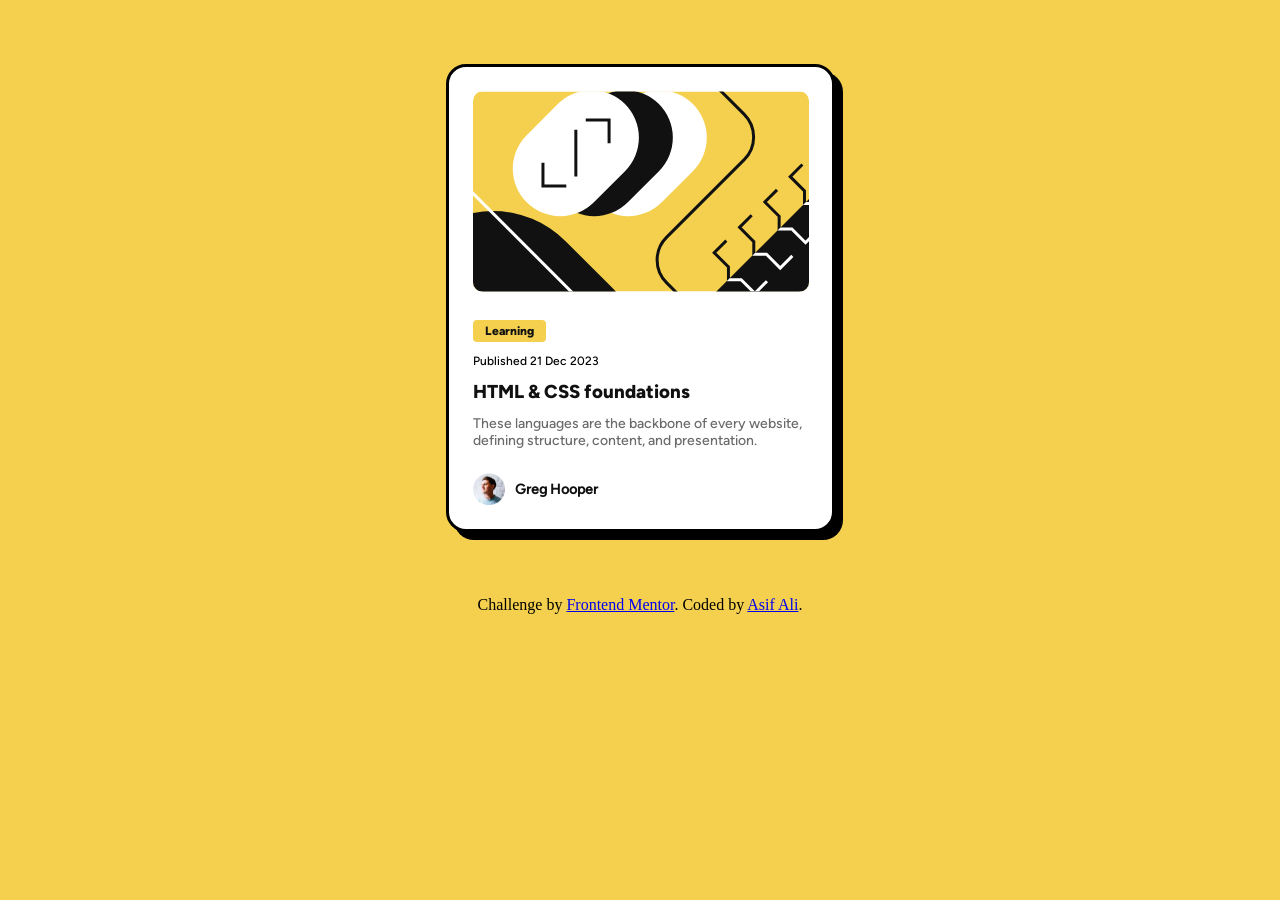
<file: index.html>
<!doctype html>
<html lang="en">
  <head>
    <meta charset="UTF-8" />
    <meta name="viewport" content="width=device-width, initial-scale=1.0" />
    <!-- displays site properly based on user's device -->

    <link
      rel="icon"
      type="image/png"
      sizes="32x32"
      href="./assets/images/favicon-32x32.png"
    />
    <link rel="stylesheet" href="./main.css" />
    <title>Frontend Mentor | Blog preview card</title>
  </head>
  <body>
    <main class="blog__card">
      <img
        class="blog__image"
        src="./blog-preview-card-main/assets/images/illustration-article.svg"
        alt=""
      />
      <div class="blog__details">
        <p class="blog__purpose">Learning</p>

        <p class="blog__date">Published 21 Dec 2023</p>

        <h3 class="blog__heading">HTML & CSS foundations</h3>

        <p class="blog__description">
          These languages are the backbone of every website, defining structure,
          content, and presentation.
        </p>
      </div>
      <div class="blog__user">
        <img class="blog__user__avatar" src="./blog-preview-card-main/assets/images/image-avatar.webp" alt="" /> <p class="blog__user__text">Greg Hooper</p>
      </div>
    </main>
    <footer class="attribution">
      Challenge by
      <a href="https://www.frontendmentor.io?ref=challenge">Frontend Mentor</a>.
      Coded by <a href="#">Asif Ali</a>.
    </footer>
  </body>
</html>
</file>
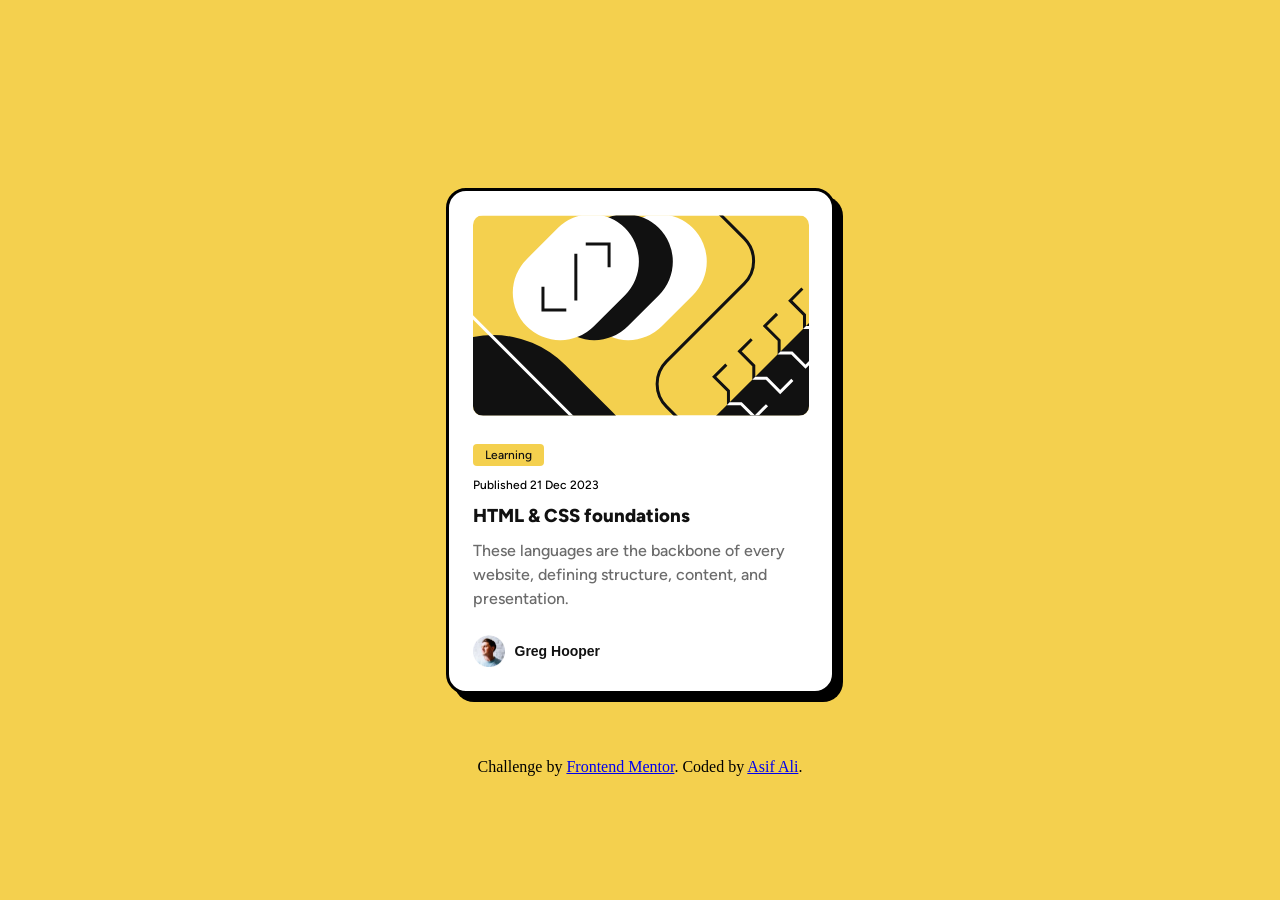
<file: blog-preview-card-main/index.html>
<!doctype html>
<html lang="en">
  <head>
    <meta charset="UTF-8" />
    <meta name="viewport" content="width=device-width, initial-scale=1.0" />
    <!-- displays site properly based on user's device -->

    <link
      rel="icon"
      type="image/png"
      sizes="32x32"
      href="./assets/images/favicon-32x32.png"
    />
    <link rel="stylesheet" href="./main.css" />
    <title>Frontend Mentor | Blog preview card</title>
  </head>
  <body>
    <main class="blog__card">
      <img
        class="blog__image"
        src="./assets/images/illustration-article.svg"
        alt=""
      />
      <div class="blog__details">
        <p class="blog__purpose">Learning</p>

        <p class="blog__date">Published 21 Dec 2023</p>

        <h3 class="blog__heading">HTML & CSS foundations</h3>

        <p class="blog__description">
          These languages are the backbone of every website, defining structure,
          content, and presentation.
        </p>
      </div>
      <div class="blog__user">
        <img class="blog__user__avatar" src="./assets/images/image-avatar.webp" alt="" /> <p class="blog__user__text">Greg Hooper</p>
      </div>
    </main>
    <footer class="attribution">
      Challenge by
      <a href="https://www.frontendmentor.io?ref=challenge">Frontend Mentor</a>.
      Coded by <a href="#">Asif Ali</a>.
    </footer>
  </body>
</html>
</file>
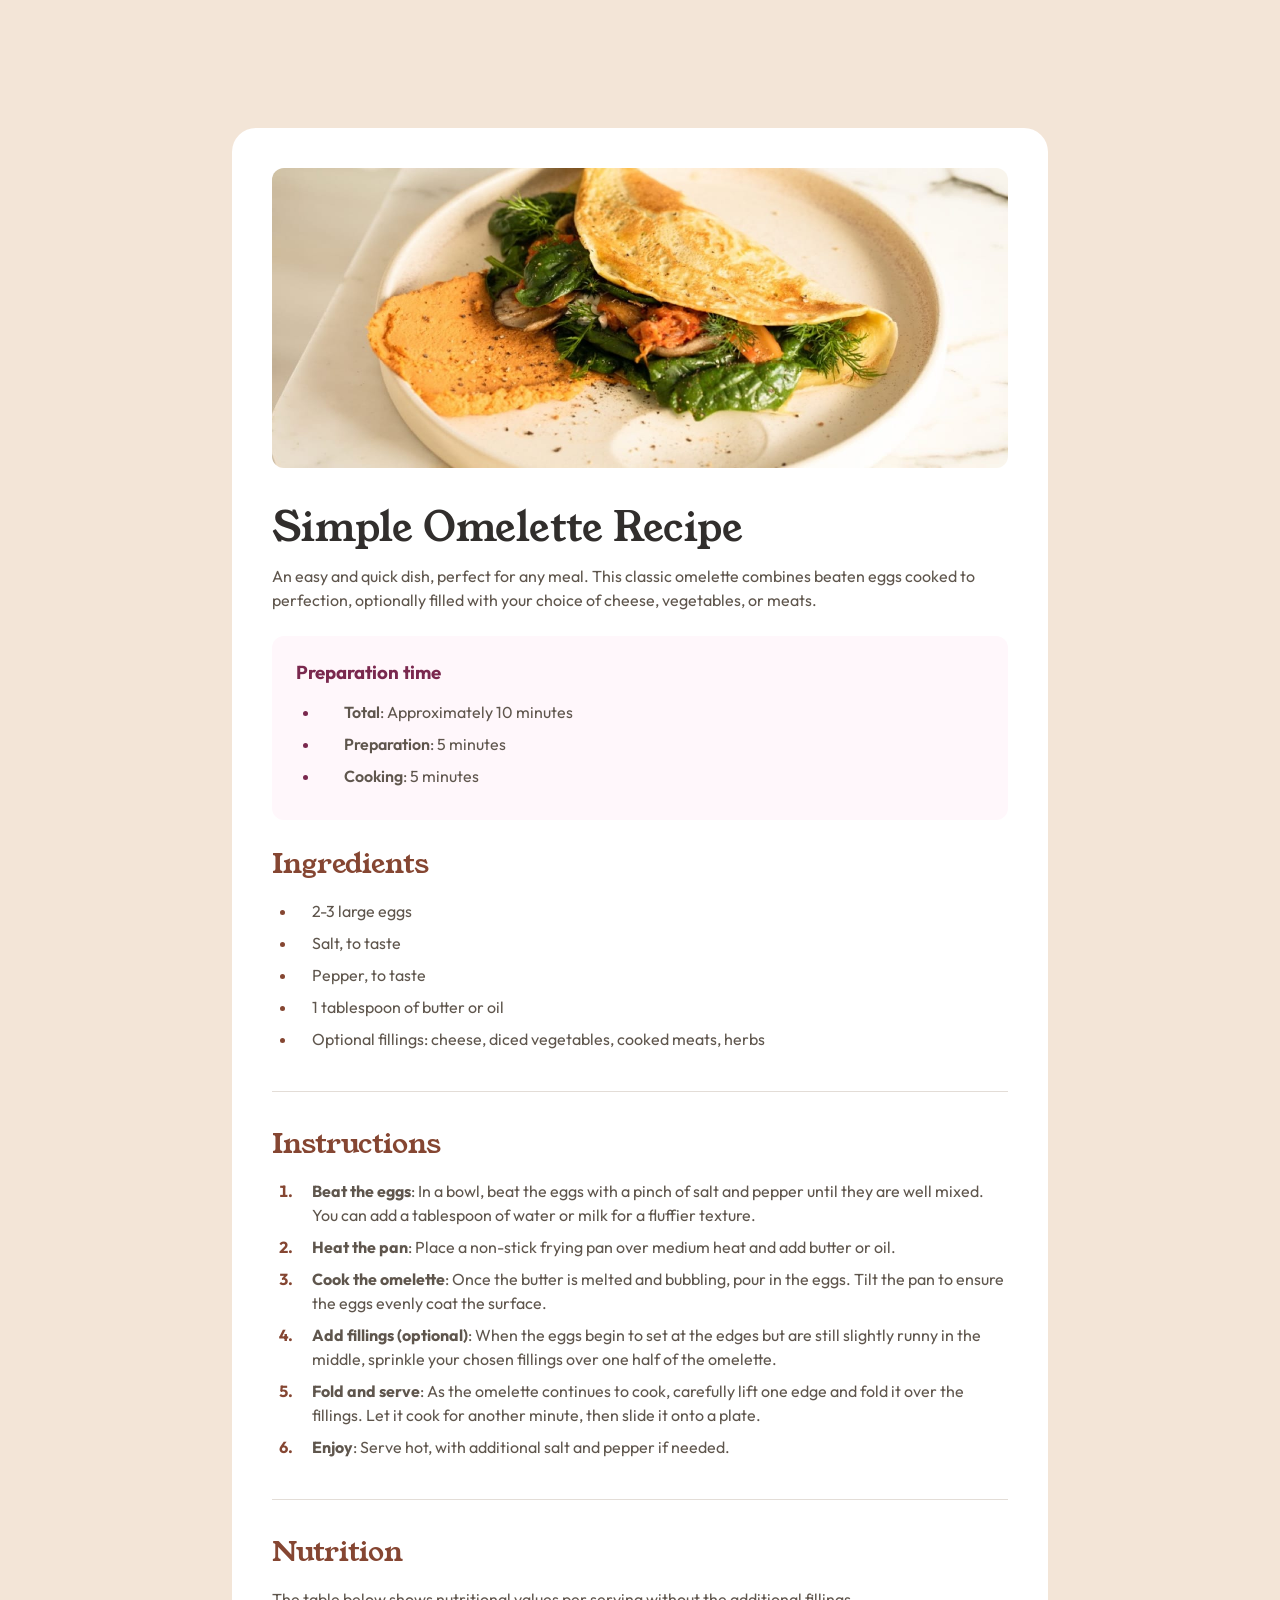
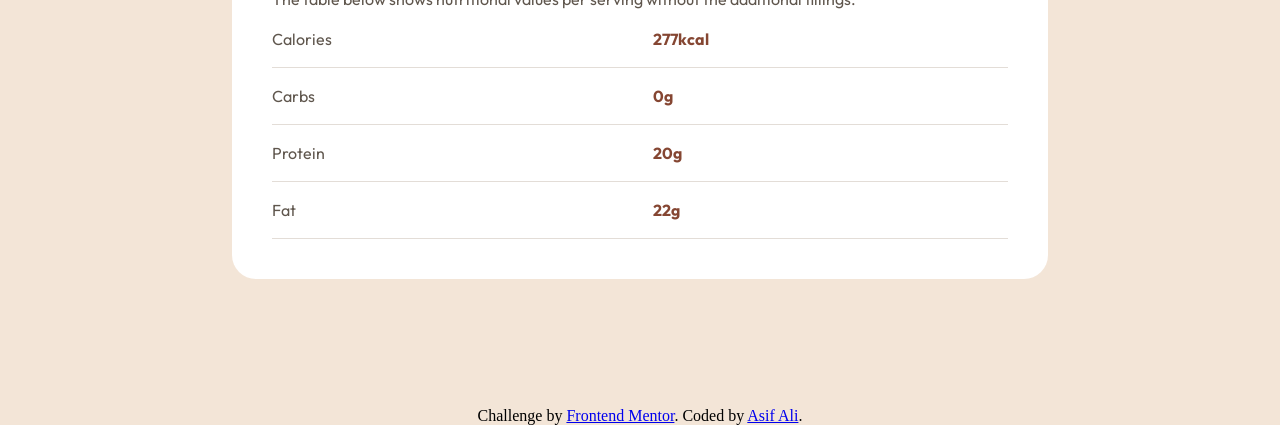
<file: recipe-page-main/index.html>
<!doctype html>
<html lang="en">
  <head>
    <meta charset="UTF-8" />
    <meta name="viewport" content="width=device-width, initial-scale=1.0" />

    <link
      rel="icon"
      type="image/png"
      sizes="32x32"
      href="./assets/images/favicon-32x32.png"
    />
    <link rel="stylesheet" href="./main.css" />
    <title>Frontend Mentor | Recipe page</title>
  </head>

  <body>
    <main class="recipe">
      <img
        class="recipe__image"
        src="./assets/images/image-omelette.jpeg"
        alt=""
      />

      <h2 class="recipe__title">Simple Omelette Recipe</h2>
      <p class="recipe__description">
        An easy and quick dish, perfect for any meal. This classic omelette
        combines beaten eggs cooked to perfection, optionally filled with your
        choice of cheese, vegetables, or meats.
      </p>
      <section class="recipe__preparation_time">
        <h3 class="recipe__preparation_time__header">Preparation time</h3>
        <ul class="recipe__preparation_time__items">
          <li class="recipe__preparation_time__item">
            <span class="recipe__preparation_time__items__title">Total</span
            ><span class="recipe__preparation_time__items__content"
              >: Approximately 10 minutes</span
            >
          </li>
          <li class="recipe__preparation_time__item">
            <span class="recipe__preparation_time__items__title"
              >Preparation</span
            ><span class="recipe__preparation_time__items__content"
              >: 5 minutes</span
            >
          </li>
          <li class="recipe__preparation_time__item">
            <span class="recipe__preparation_time__items__title">Cooking</span
            ><span class="recipe__preparation_time__items__content"
              >: 5 minutes</span
            >
          </li>
        </ul>
      </section>

      <section class="recipe__ingredients">
        <h3 class="recipe__ingredients__header">Ingredients</h3>
        <ul class="recipe__ingredients__items">
          <li class="recipe__ingredients__item">2-3 large eggs</li>
          <li class="recipe__ingredients__item">Salt, to taste</li>
          <li class="recipe__ingredients__item">Pepper, to taste</li>
          <li class="recipe__ingredients__item">
            1 tablespoon of butter or oil
          </li>
          <li class="recipe__ingredients__item">
            Optional fillings: cheese, diced vegetables, cooked meats, herbs
          </li>
        </ul>
      </section>
      <hr class="recipe__divisional_line" />
      <section class="recipe__instruction">
        <h3 class="recipe__instruction__header">Instructions</h3>
        <ol class="recipe__instruction__items">
          <li>
            <span class="recipe__instruction__item__header">Beat the eggs</span
            >: In a bowl, beat the eggs with a pinch of salt and pepper until
            they are well mixed. You can add a tablespoon of water or milk for a
            fluffier texture.
          </li>
          <li>
            <span class="recipe__instruction__item__header">Heat the pan</span>:
            Place a non-stick frying pan over medium heat and add butter or oil.
          </li>
          <li>
            <span class="recipe__instruction__item__header"
              >Cook the omelette</span
            >: Once the butter is melted and bubbling, pour in the eggs. Tilt
            the pan to ensure the eggs evenly coat the surface.
          </li>
          <li>
            <span class="recipe__instruction__item__header"
              >Add fillings (optional)</span
            >: When the eggs begin to set at the edges but are still slightly
            runny in the middle, sprinkle your chosen fillings over one half of
            the omelette.
          </li>
          <li>
            <span class="recipe__instruction__item__header">Fold and serve</span
            >: As the omelette continues to cook, carefully lift one edge and
            fold it over the fillings. Let it cook for another minute, then
            slide it onto a plate.
          </li>
          <li>
            <span class="recipe__instruction__item__header">Enjoy</span>: Serve
            hot, with additional salt and pepper if needed.
          </li>
        </ol>
      </section>
      <hr class="recipe__divisional_line"/>

      <section>
        <h3 class="recipe__nutrition__header">Nutrition</h3>
        <p class="recipe__nutrition__text">
          The table below shows nutritional values per serving without the
          additional fillings.
        </p>
        <table class="recipe__nutrition__table">
          <tbody>
            <tr>
              <td>Calories</td>
              <td class="recipe__nutrition__table_data">277kcal</td>
            </tr>
            <tr>
              <td>Carbs</td>
              <td class="recipe__nutrition__table_data">0g</td>
            </tr>
            <tr>
              <td>Protein</td>
              <td class="recipe__nutrition__table_data">20g</td>
            </tr>
            <tr>
              <td>Fat</td>
              <td class="recipe__nutrition__table_data">22g</td>
            </tr>
          </tbody>
        </table>
      </section>
    </main>
    <footer class="attribution">
      Challenge by
      <a href="https://www.frontendmentor.io?ref=challenge">Frontend Mentor</a>.
      Coded by <a href="#">Asif Ali</a>.
    </footer>
  </body>
</html>
</file>
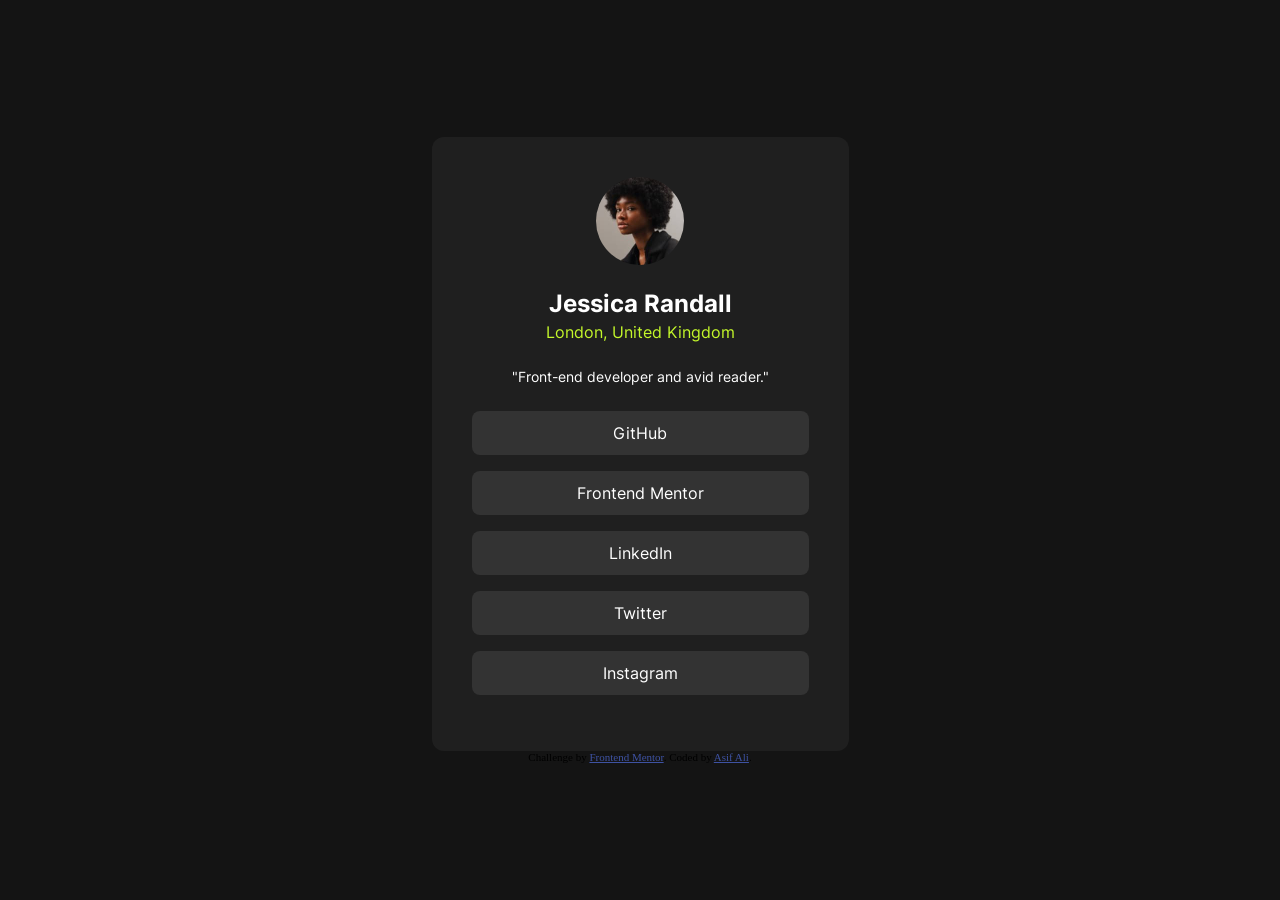
<file: social-links-profile-main/index.html>
<!doctype html>
<html lang="en">
  <head>
    <meta charset="UTF-8" />
    <meta name="viewport" content="width=device-width, initial-scale=1.0" />
    <!-- displays site properly based on user's device -->

    <link
      rel="icon"
      type="image/png"
      sizes="32x32"
      href="./assets/images/favicon-32x32.png"
    />
    <link rel="stylesheet" href="./main.css" />
    <title>Frontend Mentor | Social links profile</title>

    <!-- Feel free to remove these styles or customise in your own stylesheet 👍 -->
    <style>
      .attribution {
        font-size: 0.6875rem;
        text-align: center;
      }
      .attribution a {
        color: hsl(228, 45%, 44%);
      }
    </style>
  </head>
  <body>
    <main class="profile__container">
      <img
        class="profile__pic"
        src="./assets/images/avatar-jessica.jpeg"
        alt=""
      />

      <h3 class="profile__name">Jessica Randall</h3>
      <p class="profile__location">London, United Kingdom</p>
      <p class="profile__discription">"Front-end developer and avid reader."</p>

      <a class="profile__links__container__button" href="github.com">
        GitHub
      </a>
      <a class="profile__links__container__button" href="frontendmentor.io">
        Frontend Mentor
      </a>
      <a class="profile__links__container__button" href="linkedin.com">
        LinkedIn
      </a>
      <a class="profile__links__container__button" href="x.com"> Twitter </a>
      <a class="profile__links__container__button" href="instagram.com">
        Instagram
      </a>
    </main>
    <footer class="attribution">
      Challenge by
      <a href="https://www.frontendmentor.io?ref=challenge">Frontend Mentor</a>.
      Coded by <a href="#">Asif Ali</a>.
    </footer>
  </body>
</html>
</file>
<file: main.css>
@font-face {
    font-family: "Figtree";
    src: url(./blog-preview-card-main/assets/fonts/static/Figtree-ExtraBold.ttf);
    font-weight: bolder;
    
}

@font-face {
    font-family: "Figtree-medium";
    src: url(./blog-preview-card-main/assets/fonts/static/Figtree-Medium.ttf);
}



:root {
    --color-yellow: #f4d04e;
    --color-white: #ffff;
    --color-text-body: #6b6b6b;
    --color-text-heading: #111111;
    --font-size-body: 14px ;
 }
 
*,
*::before,
*::after {
    box-sizing: content-box;
    margin: 0;
    padding: 0;
} 

body{
    background-color: var(--color-yellow);
    display: flex;
    justify-content: center;
    align-items: center;
    flex-direction: column;
    
}

.blog__card{
    margin: 5% 0;
    width: 335px;
    background-color: var(--color-white);
    padding: 24px;
    border-radius: 20px;
    border-style: solid;
    border-color: black ;
    box-shadow: 8px 8px 0px 0px black;

}

.blog__image{
border-radius: 10px;
}

.blog__details {
    padding: 24px 0;
}

.blog__purpose{
    color: var(--color-text-heading);
    background-color: #f4d04e;
    font-family: "figtree";
    font-size: 12px;
    margin-bottom: 12px;
    display: inline-block;
    padding: 4px 12px;
    border-radius: 4px;
}

.blog__date {
    margin-bottom: 12px;
    font-family: "figtree-medium";
    font-size: 12px;
}

.blog__heading {
    color: var(--color-text-heading);
    font-family: "figtree";
    margin-bottom: 12px;
}

h3:hover {
    color: var(--color-yellow);
}


.blog__user {
    display: flex;
    align-items: center;
    gap: 10px;
}

.blog__user__avatar {
    width: 32px;
    height: 32px;
}

.blog__user__text {
    color: var(--color-text-heading);
    font-family: "figtree-medium";
    font-weight: bold;
    font-size: 14px;
}

.blog__description {
    font-family: "figtree-medium";
    color: var(--color-text-body);
    font-weight: 500;
    font-size: 14px;
}
</file>
<file: blog-preview-card-main/main.css>
@font-face {
    font-family: "Figtree";
    src: url(./assets/fonts/static/Figtree-ExtraBold.ttf);
    font-weight: 800;
    
}

@font-face {
    font-family: "Figtree";
    src: url(./assets/fonts/static/Figtree-Medium.ttf);
    font-weight: 500;
}



:root {
    --color-yellow: #f4d04e;
    --color-white: #ffff;
    --color-text-body: #6b6b6b;
    --color-text-heading: #111111;
    --font-size-body: 14px ;
    --spacing-sm: 4px;
    --spacing-m: 8px;
    --spacing-l: 12px;
    --spacing-xl: 24px

 }
 
*,
*::before,
*::after {    
    margin: 0;
    padding: 0;
} 

body{
    background-color: var(--color-yellow);
    display: flex;
    justify-content: center;
    align-items: center;
    flex-direction: column;
    min-height: 100svh
    
}

.blog__card{
    margin: 5% 0;
    width: 335px;
    background-color: var(--color-white);
    padding: 24px;
    border-radius: 20px;
    border-style: solid;
    border-color: black ;
    box-shadow: var(--spacing-m) var(--spacing-m) 0px 0px black;

}

.blog__image{
border-radius: 10px;
}

.blog__details {
    padding: var(--spacing-xl) 0;
}

.blog__purpose{
    color: var(--color-text-heading);
    background-color: var(--color-yellow);
    font-family: "figtree", sans-serif;
    font-size: 12px;
    margin-bottom: var(--spacing-l);
    display: inline-block;
    padding: var(--spacing-sm) var(--spacing-l);
    border-radius: 4px;
}

.blog__date {
    margin-bottom: 12px;
    font-family: "figtree", sans-serif;
    font-weight: 500;
    font-size: 12px;
}

.blog__heading {
    color: var(--color-text-heading);
    font-family: "figtree", sans-serif;
    margin-bottom: var(--spacing-l);
}

h3:hover {
    color: var(--color-yellow);
}


.blog__user {
    display: flex;
    align-items: center;
    gap: 10px;
}

.blog__user__avatar {
    width: 32px;
    height: 32px;
}

.blog__user__text {
    color: var(--color-text-heading);
    font-family: "figtree-medium", sans-serif;
    font-weight: bold;
    font-size: 14px;
}

.blog__description {
    font-family: "figtree", sans-serif;
    color: var(--color-text-body);
    font-weight: 500;
    font-size: 16px;
    line-height: 150%;
}
</file>
<file: recipe-page-main/main.css>
/* .attribution { font-size: 0.6875rem; text-align: center; }
.attribution a { color: hsl(228, 45%, 44%); } */

*,
*::before,
*::after {
    margin: 0;
    padding: 0;
}

@font-face {
    font-family: "Young Serif";
    src: url(./assets/fonts/young-serif/YoungSerif-Regular.ttf);
    
}

@font-face {
    font-family: "Outfit";
    src: url(./assets/fonts/outfit/Outfit-VariableFont_wght.ttf);
}

:root {
    --color-rose-800: #7a284e;
    --color-rose-50: #fff7fb;
    --color-stone-900: #312e2c;
    --color-stone-600: #5f564d;
    --color-stone-150: #e3ddd7;
    --color-stone-100: #f3e5d7;
    --color-brown-800: #854632;
    --color-white: #ffffff;
    --spacing-1600: 128px;
    --spacing-600: 48px;
    --spacing-500: 40px;
    --spacing-400: 32px;
    --spacing-350: 28px;
    --spacing-300: 24px;
    --spacing-200: 16px;
    --spacing-150: 12px;
    --spacing-100: 8px;


}

body {
    background-color: var(--color-stone-100);
    display: flex;
    justify-content: center;
    align-items: center;
    flex-direction: column;
}

.recipe {
    background-color: var(--color-white);
    width: 46rem;
    padding: var(--spacing-500);
    border-radius: var(--spacing-300);
    margin: var(--spacing-1600) var(--spacing-600);
}

.recipe__image {
    width: 100%;
    height: 18.75rem;
    display: block;
    border-radius: var(--spacing-150);
    margin-bottom: var(--spacing-500);
}

.recipe__title {
    font-family: "Young Serif";
    font-size: var(--spacing-500);
    line-height: 100%;
    font-weight: 500;
    color: var(--color-stone-900);

}

.recipe__description {
    font-family: "Outfit", sans-serif;
    margin-top: var(--spacing-200);
    color: var(--color-stone-600);
    font-size: var(--spacing-200);
    line-height: 150%;
}

.recipe__preparation_time {
    margin: var(--spacing-300) 0;
    background-color: var(--color-rose-50);
    font-family: "Outfit", sans-serif;
    padding: var(--spacing-300);
    border-radius: var(--spacing-150);
}

.recipe__preparation_time__header {
    color: var(--color-rose-800);
    padding-bottom: var(--spacing-200);
}

.recipe__preparation_time__items {
    color: var(--color-rose-800);
    padding: 0 var(--spacing-300);

}

.recipe__preparation_time__item {
    
    padding-bottom: var(--spacing-100);

}

.recipe__preparation_time__items__title {
    color: var(--color-stone-600);
    font-size: var(--spacing-200);
    line-height: 150%;
    font-weight: 600;
    padding-left: var(--spacing-300);
}

.recipe__preparation_time__items__content {
    color: var(--color-stone-600);
    font-size: var(--spacing-200);
    line-height: 150%;
}

.recipe__ingredients__header {
    color: var(--color-brown-800);
    font-family: "Young Serif", sans-serif;
    font-size: var(--spacing-350);
    font-weight: 300;
    padding-bottom: var(--spacing-200);
}

.recipe__ingredients__items {
    color: var(--color-stone-600);
    font-family: "Outfit", sans-serif;
    font-size: var(--spacing-200);
    line-height: 150%;
    padding-left: var(--spacing-300);
    
}

.recipe__ingredients__items li {
    padding-left: var(--spacing-200);
}

.recipe__ingredients__items li::marker {
    color: var(--color-brown-800);
    font-size: 0.9rem;
}
.recipe__ingredients__item{
    padding-bottom: var(--spacing-100) ;    

}

.recipe__instruction__header {
    color: var(--color-brown-800);
    font-family: "Young Serif", sans-serif;
    font-size: var(--spacing-350);
    font-weight: 300;
    padding-bottom: var(--spacing-200);
}

.recipe__instruction__items li {
    padding-left: var(--spacing-200);
    color: var(--color-stone-600);
    font-family: "Outfit", sans-serif;
    font-size: var(--spacing-200);
    line-height: 150%;
    padding-left: var(--spacing-200);
    padding-bottom: var(--spacing-100) ;    


}

.recipe__instruction__items {
    padding-left: var(--spacing-300);
}

.recipe__instruction__items li::marker {
    color: var(--color-brown-800);
    font-weight: 700;
    padding-bottom: var(--spacing-100);    

}

.recipe__instruction__item__header{
    font-size: var(--spacing-200);
    font-weight: 700;
}

.recipe__nutrition__header{
    color: var(--color-brown-800);
    font-family: "Young Serif", sans-serif;
    font-size: var(--spacing-350);
    font-weight: 300;
    padding-bottom: var(--spacing-200); 
}

.recipe__nutrition__text{
    font-family: "Outfit", sans-serif;
    color: var(--color-stone-600);
    font-size: var(--spacing-200);
    line-height: 150%;
}

.recipe__nutrition__table {
    font-family: "Outfit", sans-serif;
    color: var(--color-stone-600);
    font-size: var(--spacing-200);
    line-height: 150%;
    width: 100%;
    border-collapse: collapse;
}

.recipe__nutrition__table td {
    border-bottom: 1px solid var(--color-stone-150);
    padding: var(--spacing-200) 0;
}

.recipe__nutrition__table_data {
    color: var(--color-brown-800);
    font-weight: 700;
}

.recipe__divisional_line {
    border: none;
    border-top: 1px solid var(--color-stone-150);
    margin: var(--spacing-400) 0;
}
</file>
<file: social-links-profile-main/main.css>
@font-face {
    font-family: "Inter";
    src: url(./assets/fonts/Inter-VariableFont_slnt\,wght.ttf);
}

:root {
    --color-grey--900: #141414;
    --color-grey--800: #1f1f1f;
    --color-grey--700: #333333;
    --color-green: #c4f82a;
    --color-white: #ffff;
    --spacing-500: 40px;
    --spacing-300: 24px;
    --spacing-200: 16px;
    --spacing-150: 12px;
    --spacing-100: 8px;
    --spacing-50: 4px;    
}

*,
*::before,
*::after {    
    margin: 0;
    padding: 0;
    box-sizing: border-box;
} 

body {
    display: flex;
    justify-content: center;
    align-items: center;
    flex-direction: column;
    min-height: 100vh;
    background-color: var(--color-grey--900);
}
.profile__container {
    display: flex;
    flex-direction: column;
    justify-content: center;
    align-items: center;
    background-color: var(--color-grey--800);
    padding: var(--spacing-500);
    border-radius: var(--spacing-150);    
}
.profile__pic {
    width: 88px;
    height: 88px;
    border-radius: 50%;
    margin-bottom: var(--spacing-300);
}
.profile__name {
    font-family: "Inter", sans-serif;
    color: var(--color-white);
    font-size: var(--spacing-300);
    margin-bottom: var(--spacing-50);

}

.profile__location {
    font-family: "Inter", sans-serif;
    color: var(--color-green);
    margin-bottom: var(--spacing-300);

}

.profile__discription {
    font-family: "Inter", sans-serif;
    font-size: 14px;
    line-height: 150%;
    color: var(--color-white);
    margin-bottom: var(--spacing-300);
    padding: 0 var(--spacing-500);

}

.profile__links__container__button {
    text-align: center;
    font-family: "Inter", sans-serif;
    text-decoration: none;
    color: var(--color-white);
    background-color: var(--color-grey--700);
    padding: var(--spacing-150) var(--spacing-300);
    margin-bottom: var(--spacing-200);
    width: 100%;
    border-radius: var(--spacing-100);

}
</file>
